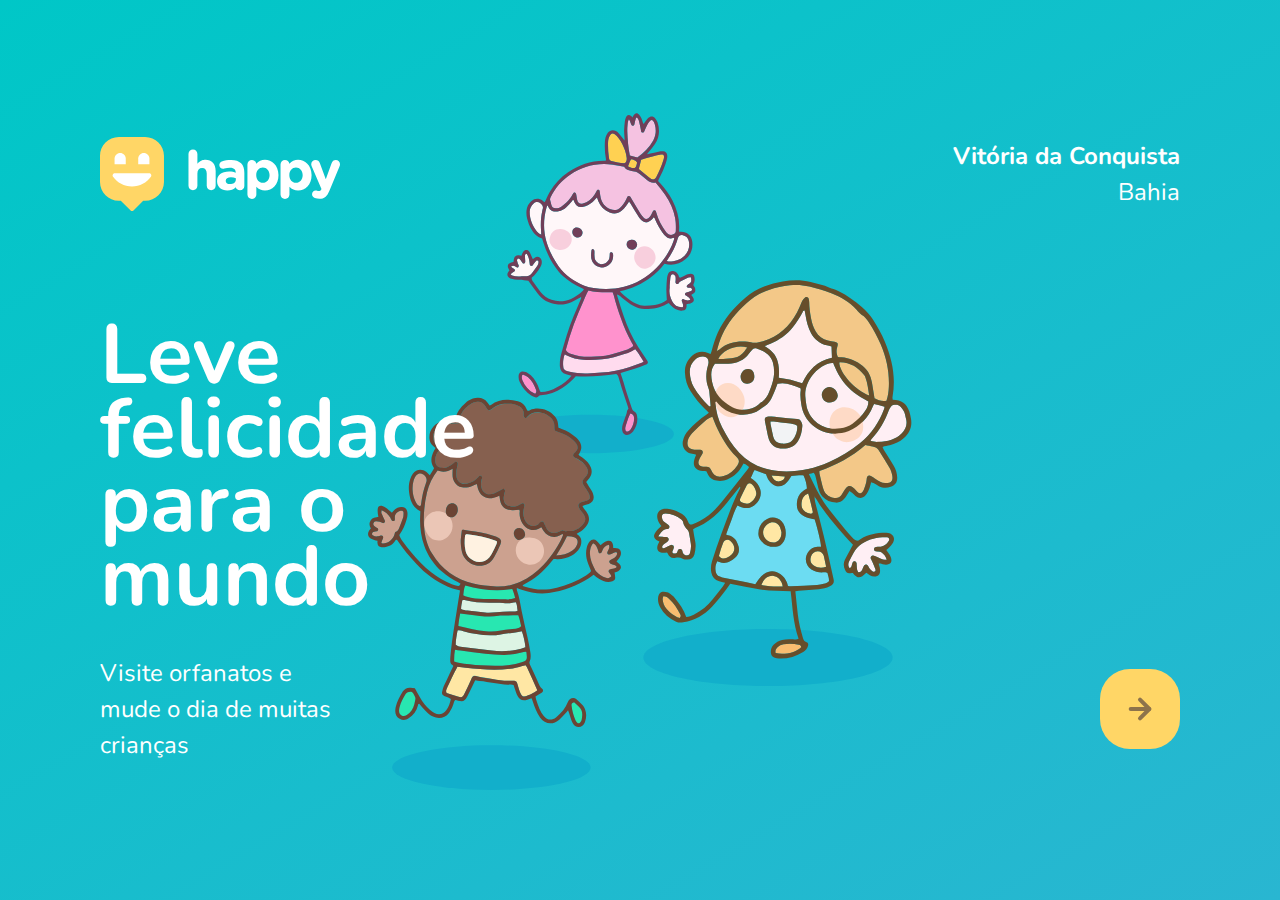
<file: index.html>
<html lang="pt_BR">
  <head>
    <meta charset="UTF-8" />
    <meta name="viewport" content="width=device-width, initial-scale=1.0" />
    <title>Happy</title>

    <link rel="icon" href="./public/images/logo-icon.png" />
    <link rel="stylesheet" href="./public/css/main.css" />
    <link rel="stylesheet" href="./public/css/animations.css" />
    <link rel="stylesheet" href="./public/css/page-landing.css" />
    <link href="https://fonts.googleapis.com/css2?family=Nunito:wght@400;600;800&display=swap" rel="stylesheet">
  </head>
  <body>
    <div id="page-landing">
      <div id="container">
        <header>
          <img class="animate-up" src="./public/images/logo.svg" alt="Logomarca de Happy" />
          <div class="location animate-up">
            <strong>Vitória da Conquista</strong>
            <p>Bahia</p>
          </div>
        </header>
        <main>
          <h1 class="animate-up">Leve felicidade para o mundo</h1>
          <section class="visit">
            <p class="animate-up">Visite orfanatos e mude o dia de muitas crianças</p>
            <a href="#" title="visite orfanatos">
              <img src="./public/images/arrow.svg" alt="Ir para o Mapa" class="animate-up" />
            </a>
          </section>
        </main>
      </div>
    </div>
  </body>
</html>
</file>
<file: public/css/main.css>
:root {
    font-size: 62.5%;
}

* {
    margin: 0;
    padding: 0;
    box-sizing: border-box;
}

body {
    height: 100vh;
    color: white;
    background: #EBF2F5;
}

body, input, button, textarea {
    font: 400 1.8rem/1 'Nunito', sans-serif;
}
</file>
<file: public/css/animations.css>
@keyframes up {
  from {
    opacity: 0;
    transform: translateY(16px);
  }
  to {
    opacity: 1;
    transform: translateY(0);
  }
}

@keyframes right {
  from {
    transform: translateX(-100%);
  } 
  to{
    transform: translateX(0);
  }
}

@keyframes appear {
  from {
    opacity: 0;
  }
  to {
    opacity: 1;
  }
}

.animate-up {
  animation-name: up;
  animation-duration: 300ms;
  animation-fill-mode: backwards;
}

.animate-right {
  animation-name: right;
  animation-duration: 300ms;
}

.animate-appear {
  animation-name: appear;
  animation-duration: 300ms;
  animation-fill-mode: backwards;
}
</file>
<file: public/css/page-landing.css>
#page-landing {
  min-height: 100vh;
  text-align: center;
  background: linear-gradient(329.54deg, #29b6d1 0%, #00c7c7 100%) no-repeat;
  display: flex;
}

#container {
  width: min(90%, 112rem);
  margin: auto;
}

.location,
h1,
.visit p {
  height: 16vh;
}

.visit a {
  width: 8rem;
  height: 8rem;
  background: #ffd666;
  border: none;
  border-radius: 3rem;
  display: flex;
  align-items: center;
  justify-content: center;
  margin: auto;
  transition: background 0.2s;
}

.visit a:hover {
  background: #96feff;
}

#logo {
  animation-delay: 50ms;
}

.loction {
  animation-delay: 100ms;
}

main h1 {
  animation-delay: 150ms;
}

.visit p {
  animation-delay: 200ms;
}

.visit a {
  animation-delay: 250ms;
}

/*Desktop version*/
@media (min-width: 760px) {
  #container {
    padding: 5rem 2rem;
    background: url("../images/bg.svg") no-repeat 80% /
      clamp(30rem, 54vw, 56rem);
    background-position: center;
  }

  header {
    display: flex;
    align-items: center;
    justify-content: space-between;
  }

  .location,
  h1,
  .visit p {
    height: initial;
    text-align: initial;
  }

  .location {
    text-align: right;
    font-size: 2.4rem;
    line-height: 1.5;
  }

  main h1 {
    font-size: clamp(4rem, 8vw, 8.4rem);
    font-weight: bold;
    width: min(300px, 80%);
    line-height: 0.88;
    margin: clamp(10%, 9vh, 12%) 0 4rem;
  }

  .visit {
    display: flex;
    align-items: center;
    justify-content: space-between;
  }

  .visit p {
    font-size: 2.4rem;
    line-height: 1.5;
    width: clamp(20rem, 20vw, 30rem);
  }

  .visit a {
    margin: initial;
  }
}
</file>
